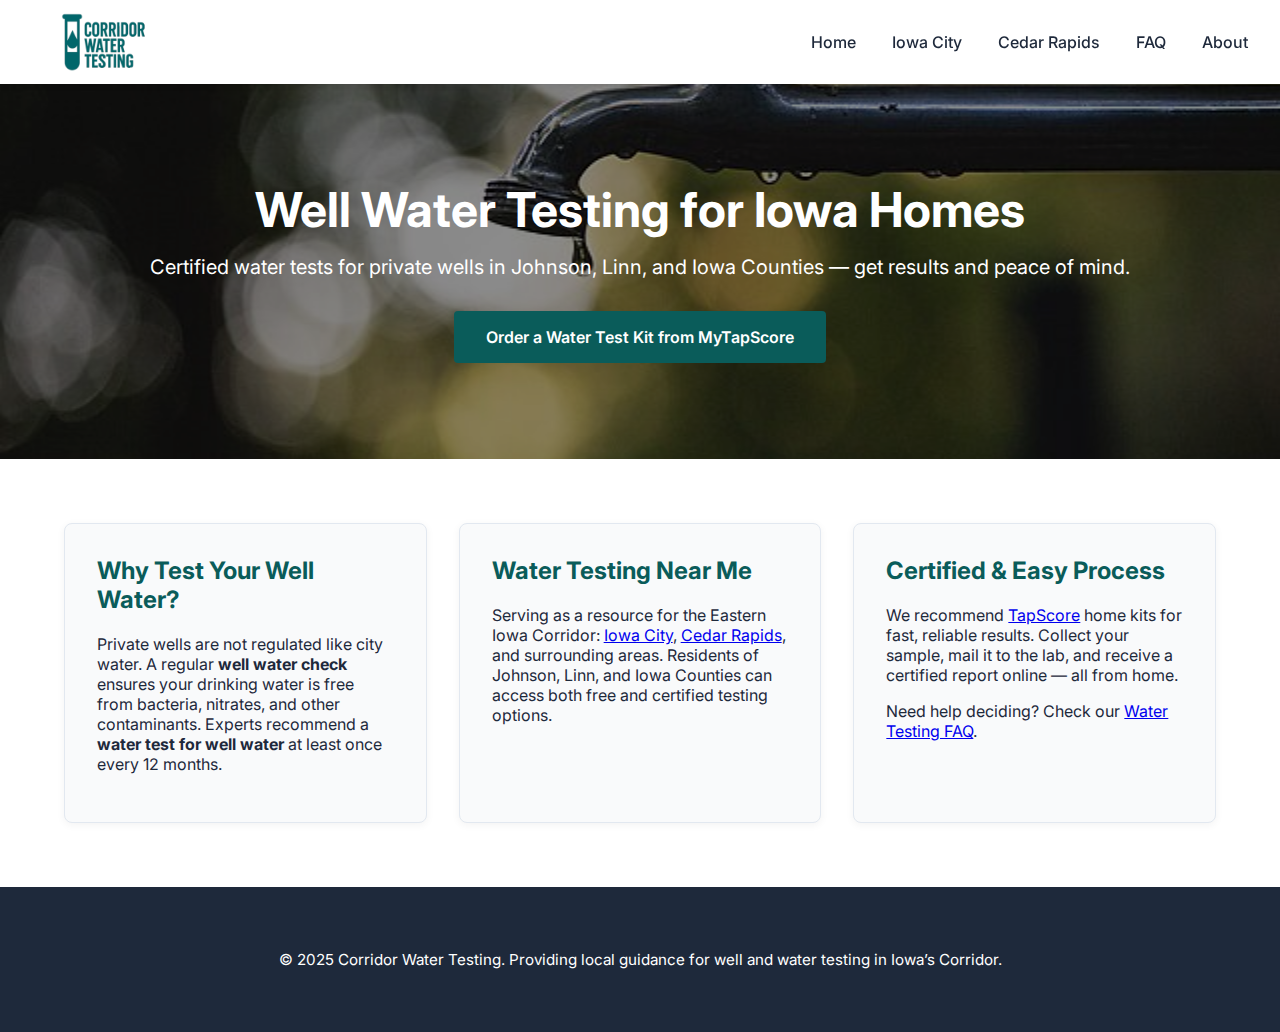
<file: index.html>
<!DOCTYPE html>
<html lang="en">
<head>
  <meta charset="UTF-8" />
  <meta name="viewport" content="width=device-width, initial-scale=1.0" />
  <meta name="description" content="Certified well water testing in Iowa’s Corridor. Order a water test for well water in Johnson, Linn, or Iowa County to ensure safe, clean drinking water." />
  <title>Well Water Testing in Iowa | Corridor Water Testing Near You</title>

  <link rel="preconnect" href="https://fonts.googleapis.com">
  <link rel="preconnect" href="https://fonts.gstatic.com" crossorigin>
  <link href="https://fonts.googleapis.com/css2?family=Inter:wght@400;500;700&display=swap" rel="stylesheet">

  <style>
    * { box-sizing: border-box; }
    body {
      font-family: 'Inter', sans-serif;
      margin: 0; padding: 0;
      color: #1e293b; background-color: #ffffff;
    }

    header.topbar {
      background: white;
      display: flex; justify-content: space-between; align-items: center;
      padding: 0.75rem 2rem;
      box-shadow: 0 2px 6px rgba(0,0,0,0.08);
      position: sticky; top: 0; z-index: 100;
    }
    header.topbar img.logo {
      height: 60px;
    }
    nav a {
      margin-left: 2rem;
      color: #1e293b;
      text-decoration: none;
      font-weight: 500;
      transition: color 0.2s;
    }
    nav a:hover { color: #0A5C5A; }

    .hero {
      background: url('images/WaterTap.jpg') center/cover no-repeat;
      position: relative; color: white;
      text-align: center; padding: 6rem 1rem;
    }
    .hero::after {
      content: ""; position: absolute; inset: 0;
      background: rgba(0,0,0,0.45);
    }
    .hero > div { position: relative; z-index: 1; }
    .hero h1 { font-size: 3rem; font-weight: 700; margin: 0 0 1rem; }
    .hero p { font-size: 1.25rem; margin: 0 0 2rem; }

    .cta-button {
      display: inline-block;
      background: #0A5C5A; color: white; padding: 1rem 2rem;
      border-radius: 4px; text-decoration: none; font-weight: 600;
      transition: background 0.3s;
    }
    .cta-button:hover { background: #074543; }

    main {
      max-width: 1200px; margin: 4rem auto; padding: 0 1.5rem;
      display: grid; gap: 2rem; grid-template-columns: repeat(auto-fit, minmax(300px, 1fr));
    }

    section.card {
      background: #f9fafb; border: 1px solid #e2e8f0;
      border-radius: 8px; padding: 2rem;
      box-shadow: 0 2px 8px rgba(0,0,0,0.05);
      transition: transform 0.2s, box-shadow 0.2s;
    }
    section.card:hover {
      transform: translateY(-4px);
      box-shadow: 0 4px 16px rgba(0,0,0,0.1);
    }
    section.card h2 {
      color: #0A5C5A; margin-top: 0; font-size: 1.5rem;
    }

    footer {
      background: #1e293b; color: white; text-align: center; padding: 3rem 1rem;
      margin-top: 4rem; font-size: 0.95rem;
    }
  </style>
</head>
<body>
  <header class="topbar">
    <img src="images/logo.png" alt="Corridor Water Testing" class="logo">
    <nav>
      <a href="index.html">Home</a>
      <a href="water-testing-iowa-city.html">Iowa City</a>
      <a href="water-testing-cedar-rapids.html">Cedar Rapids</a>
      <a href="faq.html">FAQ</a>
      <a href="about.html">About</a>
    </nav>
  </header>

  <section class="hero">
    <div>
      <h1>Well Water Testing for Iowa Homes</h1>
      <p>Certified water tests for private wells in Johnson, Linn, and Iowa Counties — get results and peace of mind.</p>
      <a class="cta-button" href="https://mytapscore.com/" target="_blank">Order a Water Test Kit from MyTapScore</a>
    </div>
  </section>

  <main>
    <section class="card">
      <h2>Why Test Your Well Water?</h2>
      <p>Private wells are not regulated like city water. A regular <strong>well water check</strong> ensures your drinking water is free from bacteria, nitrates, and other contaminants. Experts recommend a <strong>water test for well water</strong> at least once every 12 months.</p>
    </section>

    <section class="card">
      <h2>Water Testing Near Me</h2>
      <p>Serving as a resource for the Eastern Iowa Corridor:  
        <a href="water-testing-iowa-city.html">Iowa City</a>,  
        <a href="water-testing-cedar-rapids.html">Cedar Rapids</a>,  
        and surrounding areas.  
        Residents of Johnson, Linn, and Iowa Counties can access both free and certified testing options.</p>
    </section>

    <section class="card">
      <h2>Certified & Easy Process</h2>
      <p>We recommend <a href="https://mytapscore.com/" target="_blank">TapScore</a> home kits for fast, reliable results. Collect your sample, mail it to the lab, and receive a certified report online — all from home.</p>
      <p>Need help deciding? Check our <a href="faq.html">Water Testing FAQ</a>.</p>
    </section>
  </main>

  <footer>
    <p>&copy; 2025 Corridor Water Testing. Providing local guidance for well and water testing in Iowa’s Corridor.</p>
  </footer>
</body>
</html>
</file>
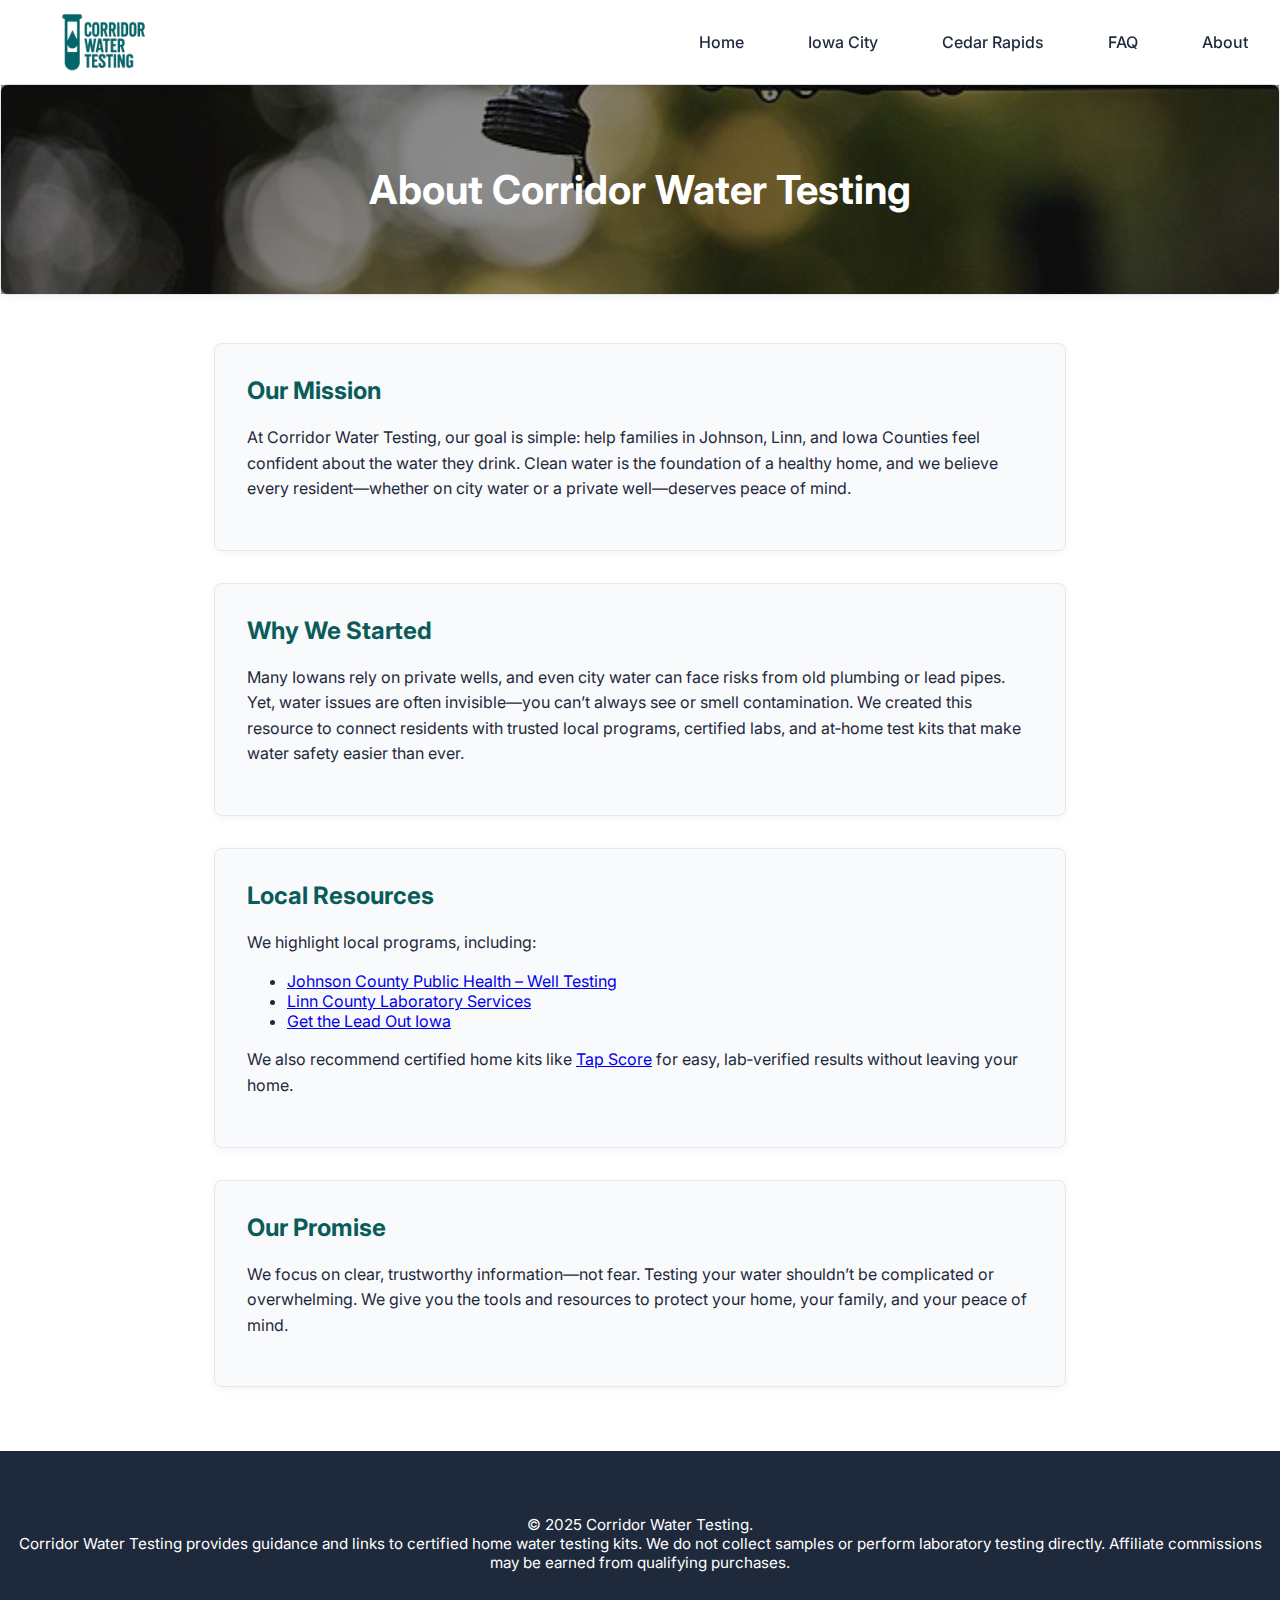
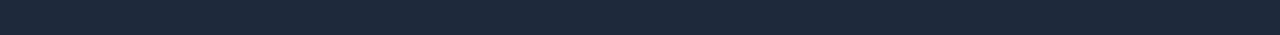
<file: about.html>
<!DOCTYPE html>
<html lang="en">
<head>
  <meta charset="UTF-8" />
  <meta name="viewport" content="width=device-width, initial-scale=1.0" />
  <meta name="description" content="About Corridor Water Testing: Helping families in Iowa's Corridor keep their drinking water safe through local resources and certified home test kits." />
  <title>About | Corridor Water Testing</title>
  <link rel="preconnect" href="https://fonts.googleapis.com">
  <link rel="preconnect" href="https://fonts.gstatic.com" crossorigin>
  <link href="https://fonts.googleapis.com/css2?family=Inter:wght@400;500;700&display=swap" rel="stylesheet">
    <link rel="icon" type="image/png" href="images/favicon.png" sizes="256x256">
<script type="application/ld+json">
{
  "@context": "https://schema.org",
  "@type": "LocalBusiness",
  "@id": "https://corridorwatertesting.com/#localbusiness",
  "name": "Corridor Water Testing",
  "url": "https://corridorwatertesting.com",
  "image": "https://corridorwatertesting.com/images/logo.png",
  "geo": {
    "@type": "GeoCoordinates",
    "latitude": 41.7073,
    "longitude": -91.6667
  },
   "address": {
    "@type": "PostalAddress",
    "addressLocality": "Iowa City",
    "addressRegion": "IA",
    "postalCode": "52240"
  },
  "areaServed": [
    { "@type": "Place", "name": "Johnson County, Iowa" },
    { "@type": "Place", "name": "Iowa City, Iowa" },
    { "@type": "Place", "name": "Cedar Rapids, Iowa" },
    { "@type": "Place", "name": "North Liberty, Iowa" },
    { "@type": "Place", "name": "Linn County, Iowa" }
  ],
  "description": "Water testing resoures in Iowa City and Johnson County, including private well testing and lead awareness programs."
}
</script>
  <style>
    * { box-sizing: border-box; }
    body {
      font-family: 'Inter', sans-serif;
      margin: 0; padding: 0;
      color: #1e293b; background-color: #ffffff;
    }

    header.topbar {
      background: white;
      display: flex; justify-content: space-between; align-items: center;
      padding: 0.75rem 2rem;
      box-shadow: 0 2px 6px rgba(0,0,0,0.08);
      position: sticky; top: 0; z-index: 100;
    }
    header.topbar img.logo {
      height: 60px;
    }
    nav a {
      margin-left: 2rem;
      color: #1e293b;
      text-decoration: none;
      font-weight: 500;
      transition: color 0.2s;
    }
    nav a:hover { color: #0A5C5A; }

    .hero {
      background: url('images/WaterTap.jpg') center/cover no-repeat;
      position: relative; color: white;
      text-align: center; padding: 5rem 1rem;
    }
    .hero::after {
      content: ""; position: absolute; inset: 0;
      background: rgba(0,0,0,0.45);
    }
    .hero > div {
      position: relative; z-index: 1;
    }
    .hero h1 {
      font-size: 2.5rem; font-weight: 700; margin: 0;
    }

    main {
      max-width: 900px; margin: 3rem auto; padding: 0 1.5rem;
      display: flex; flex-direction: column; gap: 2rem;
    }

    section {
      background: #f9fafb; border: 1px solid #e2e8f0;
      border-radius: 8px; padding: 2rem;
      box-shadow: 0 2px 8px rgba(0,0,0,0.05);
    }
    section h2 {
      color: #0A5C5A; margin-top: 0;
      font-size: 1.5rem;
    }
    section p {
      line-height: 1.6; margin-bottom: 1rem;
    }

    footer {
      background: #1e293b; color: white; text-align: center; padding: 3rem 1rem;
      margin-top: 4rem; font-size: 0.95rem;
    }

    @media (max-width: 600px) {
      .hero h1 {
        font-size: 2rem;
      }
      nav a { margin-left: 1rem; font-size: 0.9rem; }
    }
	/* Default desktop view */
.menu-toggle {
  display: none; /* hide hamburger by default */
}

.mobile-nav {
  display: flex;
  gap: 2rem;
}

/* Mobile styles */
@media (max-width: 768px) {
  .menu-toggle {
    display: block; /* show hamburger */
  }

  .mobile-nav {
    display: none; /* hide menu until opened */
    flex-direction: column;
    background: white;
    padding: 1rem;
    position: absolute;
    top: 100%;
    right: 0;
    width: 200px;
    box-shadow: 0 2px 6px rgba(0,0,0,0.2);
  }

  header.menu-open .mobile-nav {
    display: flex; /* show when hamburger is clicked */
  }
}
  </style>
</head>
<body>
  <header class="topbar">
    <img src="images/logo.png" alt="Corridor Water Testing" class="logo">
      <nav class="mobile-nav">
    <a href="index.html">Home</a>
    <a href="water-testing-iowa-city.html">Iowa City</a>
    <a href="water-testing-cedar-rapids.html">Cedar Rapids</a>
    <a href="faq.html">FAQ</a>
    <a href="about.html">About</a>
  </nav>
  </header>

  <section class="hero">
    <div>
      <h1>About Corridor Water Testing</h1>
    </div>
  </section>

  <main>
    <section>
      <h2>Our Mission</h2>
      <p>At Corridor Water Testing, our goal is simple: help families in Johnson, Linn, and Iowa Counties feel confident about the water they drink. Clean water is the foundation of a healthy home, and we believe every resident—whether on city water or a private well—deserves peace of mind.</p>
    </section>

    <section>
      <h2>Why We Started</h2>
      <p>Many Iowans rely on private wells, and even city water can face risks from old plumbing or lead pipes. Yet, water issues are often invisible—you can’t always see or smell contamination. We created this resource to connect residents with trusted local programs, certified labs, and at‑home test kits that make water safety easier than ever.</p>
    </section>

    <section>
      <h2>Local Resources</h2>
      <p>We highlight local programs, including:</p>
      <ul>
        <li><a href="https://www.johnsoncountyiowa.gov/public-health/well-testing" target="_blank">Johnson County Public Health – Well Testing</a></li>
        <li><a href="https://www.linncountyiowa.gov/277/Laboratory-Services" target="_blank">Linn County Laboratory Services</a></li>
        <li><a href="https://cheec.uiowa.edu/get-lead-out-iowa" target="_blank">Get the Lead Out Iowa</a></li>
      </ul>
      <p>We also recommend certified home kits like <a href="https://mytapscore.com/" target="_blank">Tap Score</a> for easy, lab‑verified results without leaving your home.</p>
    </section>

    <section>
      <h2>Our Promise</h2>
      <p>We focus on clear, trustworthy information—not fear. Testing your water shouldn’t be complicated or overwhelming. We give you the tools and resources to protect your home, your family, and your peace of mind.</p>
    </section>
  </main>
  <script>
  document.querySelector('.menu-toggle').addEventListener('click', () => {
  document.querySelector('header').classList.toggle('menu-open');
});

  </script>
  <footer>
        <p>&copy; 2025 Corridor Water Testing. <br/> Corridor Water Testing provides guidance and links to certified home water testing kits. 
We do not collect samples or perform laboratory testing directly. 
Affiliate commissions may be earned from qualifying purchases.</p>
  </footer>
</body>
</html>
</file>
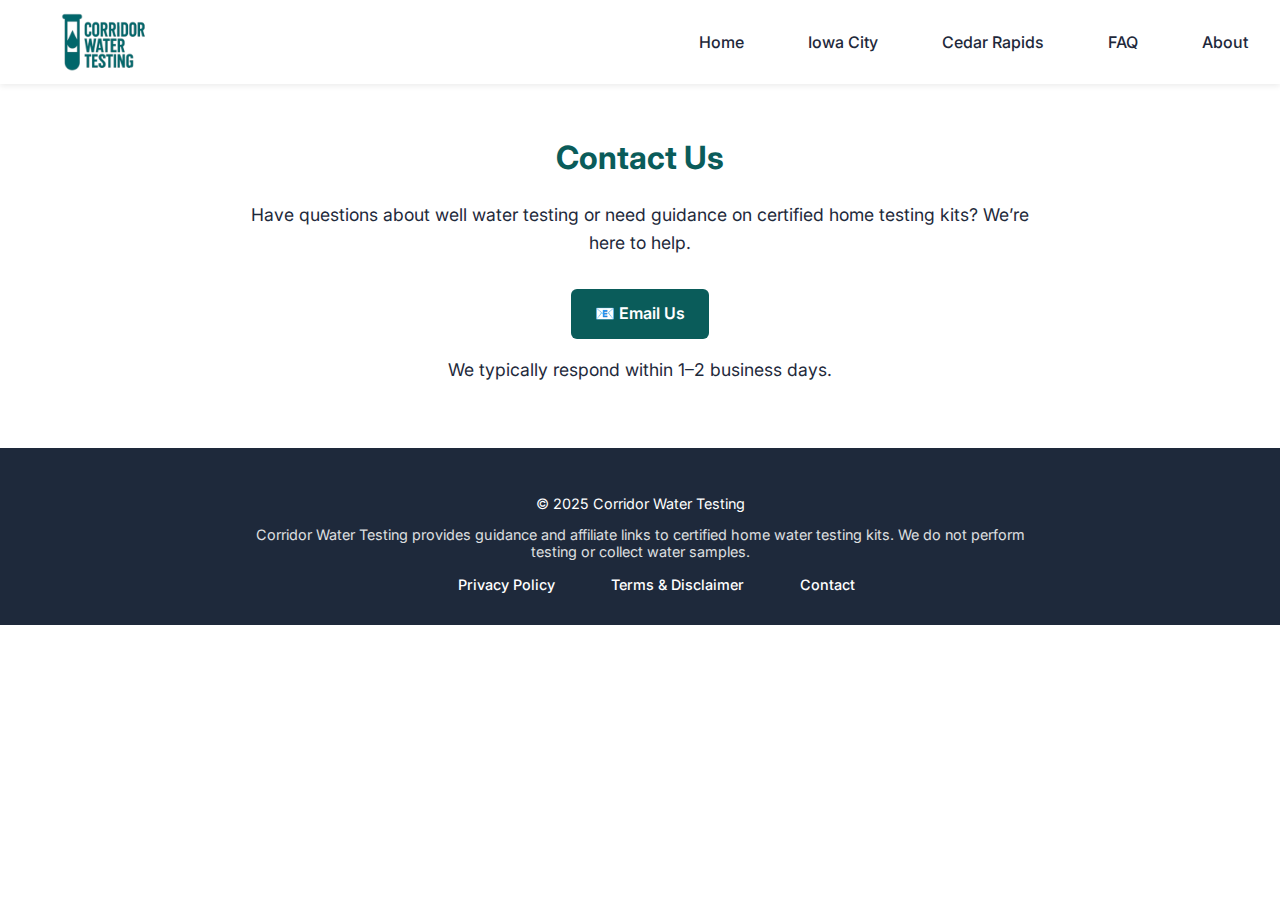
<file: contact.html>
<!DOCTYPE html>
<html lang="en">
<head>
  <meta charset="UTF-8" />
  <meta name="viewport" content="width=device-width, initial-scale=1.0" />
  <meta name="description" content="Contact Corridor Water Testing for well water testing questions, guidance, or affiliate kit recommendations in Iowa's Corridor." />
  <title>Contact Us | Corridor Water Testing</title>

  <link rel="preconnect" href="https://fonts.googleapis.com">
  <link rel="preconnect" href="https://fonts.gstatic.com" crossorigin>
  <link href="https://fonts.googleapis.com/css2?family=Inter:wght@400;500;700&display=swap" rel="stylesheet">

  <style>
    body {
      font-family: 'Inter', sans-serif;
      margin: 0; padding: 0;
      color: #1e293b; background-color: #ffffff;
    }
    header.topbar {
      background: white;
      display: flex; justify-content: space-between; align-items: center;
      padding: 0.75rem 2rem;
      box-shadow: 0 2px 6px rgba(0,0,0,0.08);
      position: sticky; top: 0; z-index: 100;
    }
    header.topbar img.logo { height: 60px; }
    nav a {
      margin-left: 2rem; color: #1e293b;
      text-decoration: none; font-weight: 500;
    }
    nav a:hover { color: #0A5C5A; }

    main {
      max-width: 800px; margin: 3rem auto; padding: 0 1.5rem;
      line-height: 1.6; text-align: center;
    }
    main h1 { font-size: 2rem; color: #0A5C5A; margin-bottom: 1rem; }
    main p { font-size: 1.1rem; margin-bottom: 2rem; }

    /* Email button */
    .email-button {
      display: inline-block;
      background-color: #0A5C5A;
      color: white;
      padding: 0.75rem 1.5rem;
      text-decoration: none;
      border-radius: 6px;
      font-weight: 600;
      transition: background 0.3s;
    }
    .email-button:hover { background-color: #08706c; }

    /* Mobile nav */
    .menu-toggle { display: none; }
    .mobile-nav { display: flex; gap: 2rem; }
    @media (max-width: 768px) {
      .menu-toggle { display: block; }
      .mobile-nav { display: none; flex-direction: column; background: white; position: absolute; top: 100%; right: 0; width: 200px; padding: 1rem; box-shadow: 0 2px 6px rgba(0,0,0,0.2); }
      header.menu-open .mobile-nav { display: flex; }
    }

    footer {
      background: #1e293b;
      color: white;
      text-align: center;
      padding: 2rem 1rem;
      font-size: 0.9rem;
      margin-top: 4rem;
    }
    footer .footer-content {
      max-width: 800px;
      margin: 0 auto;
    }
    footer .footer-note {
      margin: 0.5rem 0 1rem;
      opacity: 0.85;
    }
    footer .footer-links {
      display: flex;
      justify-content: center;
      gap: 1.5rem;
      flex-wrap: wrap;
    }
    footer .footer-links a {
      color: #ffffff;
      text-decoration: none;
    }
    footer .footer-links a:hover {
      text-decoration: underline;
    }
  </style>
</head>
<body>
  <header class="topbar">
    <img src="images/logo.png" alt="Corridor Water Testing" class="logo">
    <button class="menu-toggle" aria-label="Toggle Menu">&#9776;</button>
    <nav class="mobile-nav">
      <a href="index.html">Home</a>
      <a href="water-testing-iowa-city.html">Iowa City</a>
      <a href="water-testing-cedar-rapids.html">Cedar Rapids</a>
      <a href="faq.html">FAQ</a>
      <a href="about.html">About</a>
    </nav>
  </header>

  <main>
    <h1>Contact Us</h1>
    <p>Have questions about well water testing or need guidance on certified home testing kits? We’re here to help.</p>
    <a href="mailto:corridorwatertesting@gmail.com?subject=Water%20Testing%20Inquiry&body=Hi%20Corridor%20Water%20Testing%2C%0A%0AI%20have%20a%20question%20about%20well%20water%20testing." class="email-button">
      📧 Email Us
    </a>
    <p>We typically respond within 1–2 business days.</p>
  </main>

  <script>
    document.querySelector('.menu-toggle').addEventListener('click', () => {
      document.querySelector('header').classList.toggle('menu-open');
    });
  </script>

  <footer>
    <div class="footer-content">
      <p>&copy; 2025 Corridor Water Testing</p>
      <p class="footer-note">
        Corridor Water Testing provides guidance and affiliate links to certified home water testing kits.
        We do not perform testing or collect water samples.
      </p>
      <nav class="footer-links">
        <a href="privacy.html">Privacy Policy</a>
        <a href="terms.html">Terms & Disclaimer</a>
        <a href="contact.html">Contact</a>
      </nav>
    </div>
  </footer>
</body>
</html>
</file>
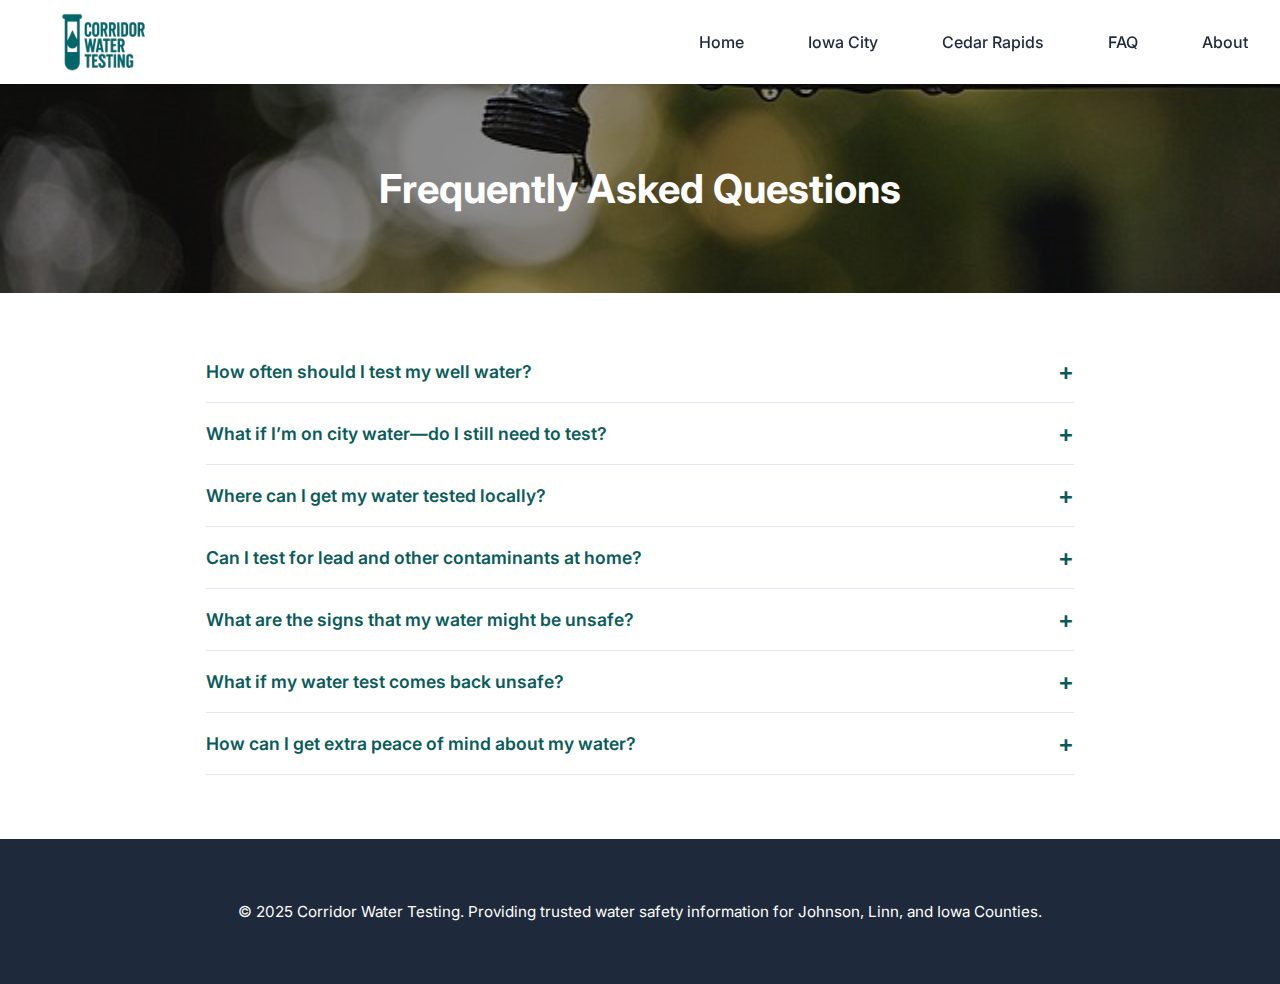
<file: faq.html>
<!DOCTYPE html>
<html lang="en">
<head>
  <meta charset="UTF-8" />
  <meta name="viewport" content="width=device-width, initial-scale=1.0" />
  <meta name="description" content="Frequently Asked Questions about water testing in Iowa's Corridor." />
  <title>FAQ | Corridor Water Testing</title>
  <link rel="preconnect" href="https://fonts.googleapis.com">
  <link rel="preconnect" href="https://fonts.gstatic.com" crossorigin>
  <link href="https://fonts.googleapis.com/css2?family=Inter:wght@400;500;700&display=swap" rel="stylesheet">
    <link rel="icon" type="image/png" href="images/favicon.png" sizes="256x256">
<script type="application/ld+json">
{
  "@context": "https://schema.org",
  "@type": "LocalBusiness",
  "@id": "https://corridorwatertesting.com/#localbusiness",
  "name": "Corridor Water Testing",
  "url": "https://corridorwatertesting.com",
  "image": "https://corridorwatertesting.com/images/logo.png",
  "geo": {
    "@type": "GeoCoordinates",
    "latitude": 41.7073,
    "longitude": -91.6667
  },
  "areaServed": [
    { "@type": "Place", "name": "Johnson County, Iowa" },
    { "@type": "Place", "name": "Iowa City, Iowa" },
    { "@type": "Place", "name": "Cedar Rapids, Iowa" },
    { "@type": "Place", "name": "North Liberty, Iowa" },
    { "@type": "Place", "name": "Linn County, Iowa" }
  ],
  "description": "Water testing resoures in Iowa City and Johnson County, including private well testing and lead awareness programs."
}
</script>
  <style>
    * { box-sizing: border-box; }
    body {
      font-family: 'Inter', sans-serif;
      margin: 0; padding: 0;
      color: #1e293b; background-color: #ffffff;
    }

    header.topbar {
      background: white;
      display: flex; justify-content: space-between; align-items: center;
      padding: 0.75rem 2rem;
      box-shadow: 0 2px 6px rgba(0,0,0,0.08);
      position: sticky; top: 0; z-index: 100;
    }
    header.topbar img.logo {
      height: 60px;
    }
    nav a {
      margin-left: 2rem;
      color: #1e293b;
      text-decoration: none;
      font-weight: 500;
      transition: color 0.2s;
    }
    nav a:hover { color: #0A5C5A; }

    .hero {
      background: url('images/WaterTap.jpg') center/cover no-repeat;
      position: relative; color: white;
      text-align: center; padding: 5rem 1rem;
    }
    .hero::after {
      content: ""; position: absolute; inset: 0;
      background: rgba(0,0,0,0.45);
    }
    .hero > div {
      position: relative; z-index: 1;
    }
    .hero h1 {
      font-size: 2.5rem; font-weight: 700; margin: 0;
    }

    main {
      max-width: 900px; margin: 3rem auto; padding: 0 1rem;
    }

    .faq-item {
      border-bottom: 1px solid #e2e8f0;
      padding: 1rem 0;
    }
    .faq-question {
      display: flex; justify-content: space-between; align-items: center;
      font-weight: 600; font-size: 1.1rem; cursor: pointer;
      color: #0A5C5A;
    }
    .faq-answer {
      max-height: 0;
      overflow: hidden;
      transition: max-height 0.3s ease, padding 0.3s ease;
      font-size: 0.95rem;
      color: #1e293b;
    }
    .faq-item.active .faq-answer {
      max-height: 600px;
      padding-top: 0.5rem;
    }
    .faq-toggle {
      font-size: 1.5rem;
      transition: transform 0.3s;
    }
    .faq-item.active .faq-toggle {
      transform: rotate(45deg);
    }

    footer {
      background: #1e293b; color: white; text-align: center; padding: 3rem 1rem;
      margin-top: 4rem; font-size: 0.95rem;
    }

    /* Responsive */
    @media (max-width: 600px) {
      .hero h1 {
        font-size: 2rem;
      }
      nav a { margin-left: 1rem; font-size: 0.9rem; }
    }
	/* Default desktop view */
.menu-toggle {
  display: none; /* hide hamburger by default */
}

.mobile-nav {
  display: flex;
  gap: 2rem;
}

/* Mobile styles */
@media (max-width: 768px) {
  .menu-toggle {
    display: block; /* show hamburger */
  }

  .mobile-nav {
    display: none; /* hide menu until opened */
    flex-direction: column;
    background: white;
    padding: 1rem;
    position: absolute;
    top: 100%;
    right: 0;
    width: 200px;
    box-shadow: 0 2px 6px rgba(0,0,0,0.2);
  }

  header.menu-open .mobile-nav {
    display: flex; /* show when hamburger is clicked */
  }
}
  </style>
</head>
<body>
  <header class="topbar">
    <img src="images/logo.png" alt="Corridor Water Testing" class="logo">
      <nav class="mobile-nav">
    <a href="index.html">Home</a>
    <a href="water-testing-iowa-city.html">Iowa City</a>
    <a href="water-testing-cedar-rapids.html">Cedar Rapids</a>
    <a href="faq.html">FAQ</a>
    <a href="about.html">About</a>
  </nav>
  </header>

  <section class="hero">
    <div>
      <h1>Frequently Asked Questions</h1>
    </div>
  </section>

  <main>
    <div class="faq-item">
      <div class="faq-question">
        How often should I test my well water?
        <span class="faq-toggle">+</span>
      </div>
      <div class="faq-answer">
        We recommend testing at least once a year for bacteria and nitrates. Test more often if your well is old, after flooding, nearby construction, or if you notice changes in taste, color, or odor.
      </div>
    </div>

    <div class="faq-item">
      <div class="faq-question">
        What if I’m on city water—do I still need to test?
        <span class="faq-toggle">+</span>
      </div>
      <div class="faq-answer">
        City water is regularly tested and you should be able to request/view the testing that shows it meets federal and state safety standards.  
        However, contaminants like <b>lead</b> can enter from old plumbing inside your home.  
        Testing your tap once—especially in older homes—provides extra peace of mind.  
        Consider a certified kit like <a href="https://mytapscore.com/" target="_blank">TapScore</a> for an easy option.
      </div>
    </div>

    <div class="faq-item">
      <div class="faq-question">
        Where can I get my water tested locally?
        <span class="faq-toggle">+</span>
      </div>
      <div class="faq-answer">
        • Johnson County: <a href="https://www.johnsoncountyiowa.gov/public-health/well-testing" target="_blank">Well Testing Program</a>  
        <br/>
		• Linn County: <a href="https://www.linncountyiowa.gov/277/Laboratory-Services" target="_blank">Laboratory Services</a>  
        <br/>
		• Iowa County: Contact your local public health department.  
        <br><br>
        For more comprehensive testing, consider a certified at‑home kit like <a href="https://mytapscore.com/" target="_blank">TapScore</a>.
      </div>
    </div>

    <div class="faq-item">
      <div class="faq-question">
        Can I test for lead and other contaminants at home?
        <span class="faq-toggle">+</span>
      </div>
      <div class="faq-answer">
        Yes. At‑home kits like <a href="https://mytapscore.com/" target="_blank">TapScore</a> let you collect a sample and receive a lab‑certified report online, covering lead, nitrates, bacteria, and more.
      </div>
    </div>

    <div class="faq-item">
      <div class="faq-question">
        What are the signs that my water might be unsafe?
        <span class="faq-toggle">+</span>
      </div>
      <div class="faq-answer">
        Signs can include strange odors, cloudy water, staining on fixtures, or sudden changes in taste.  
        However, many contaminants like nitrates and lead have **no taste, color, or smell**, so regular testing is the only way to know.
      </div>
    </div>

    <div class="faq-item">
      <div class="faq-question">
        What if my water test comes back unsafe?
        <span class="faq-toggle">+</span>
      </div>
      <div class="faq-answer">
        Stop using the water for drinking and cooking immediately.  
        Contact your local public health department for guidance.  
        Use bottled or filtered water until the problem is resolved.
      </div>
    </div>

    <div class="faq-item">
      <div class="faq-question">
        How can I get extra peace of mind about my water?
        <span class="faq-toggle">+</span>
      </div>
      <div class="faq-answer">
        Even if your water is safe today, regular annual testing and occasional comprehensive testing provide the best peace of mind.  
        A certified home test kit like <a href="https://mytapscore.com/" target="_blank">TapScore</a> makes this easy, with lab results delivered to your email.
      </div>
    </div>
  </main>
  <script>
  document.querySelector('.menu-toggle').addEventListener('click', () => {
  document.querySelector('header').classList.toggle('menu-open');
});

  </script>
  <footer>
    <p>&copy; 2025 Corridor Water Testing. Providing trusted water safety information for Johnson, Linn, and Iowa Counties.</p>
  </footer>

  <script>
    document.querySelectorAll('.faq-item').forEach(item => {
      item.querySelector('.faq-question').addEventListener('click', () => {
        item.classList.toggle('active');
      });
    });
  </script>
</body>
</html>
</file>
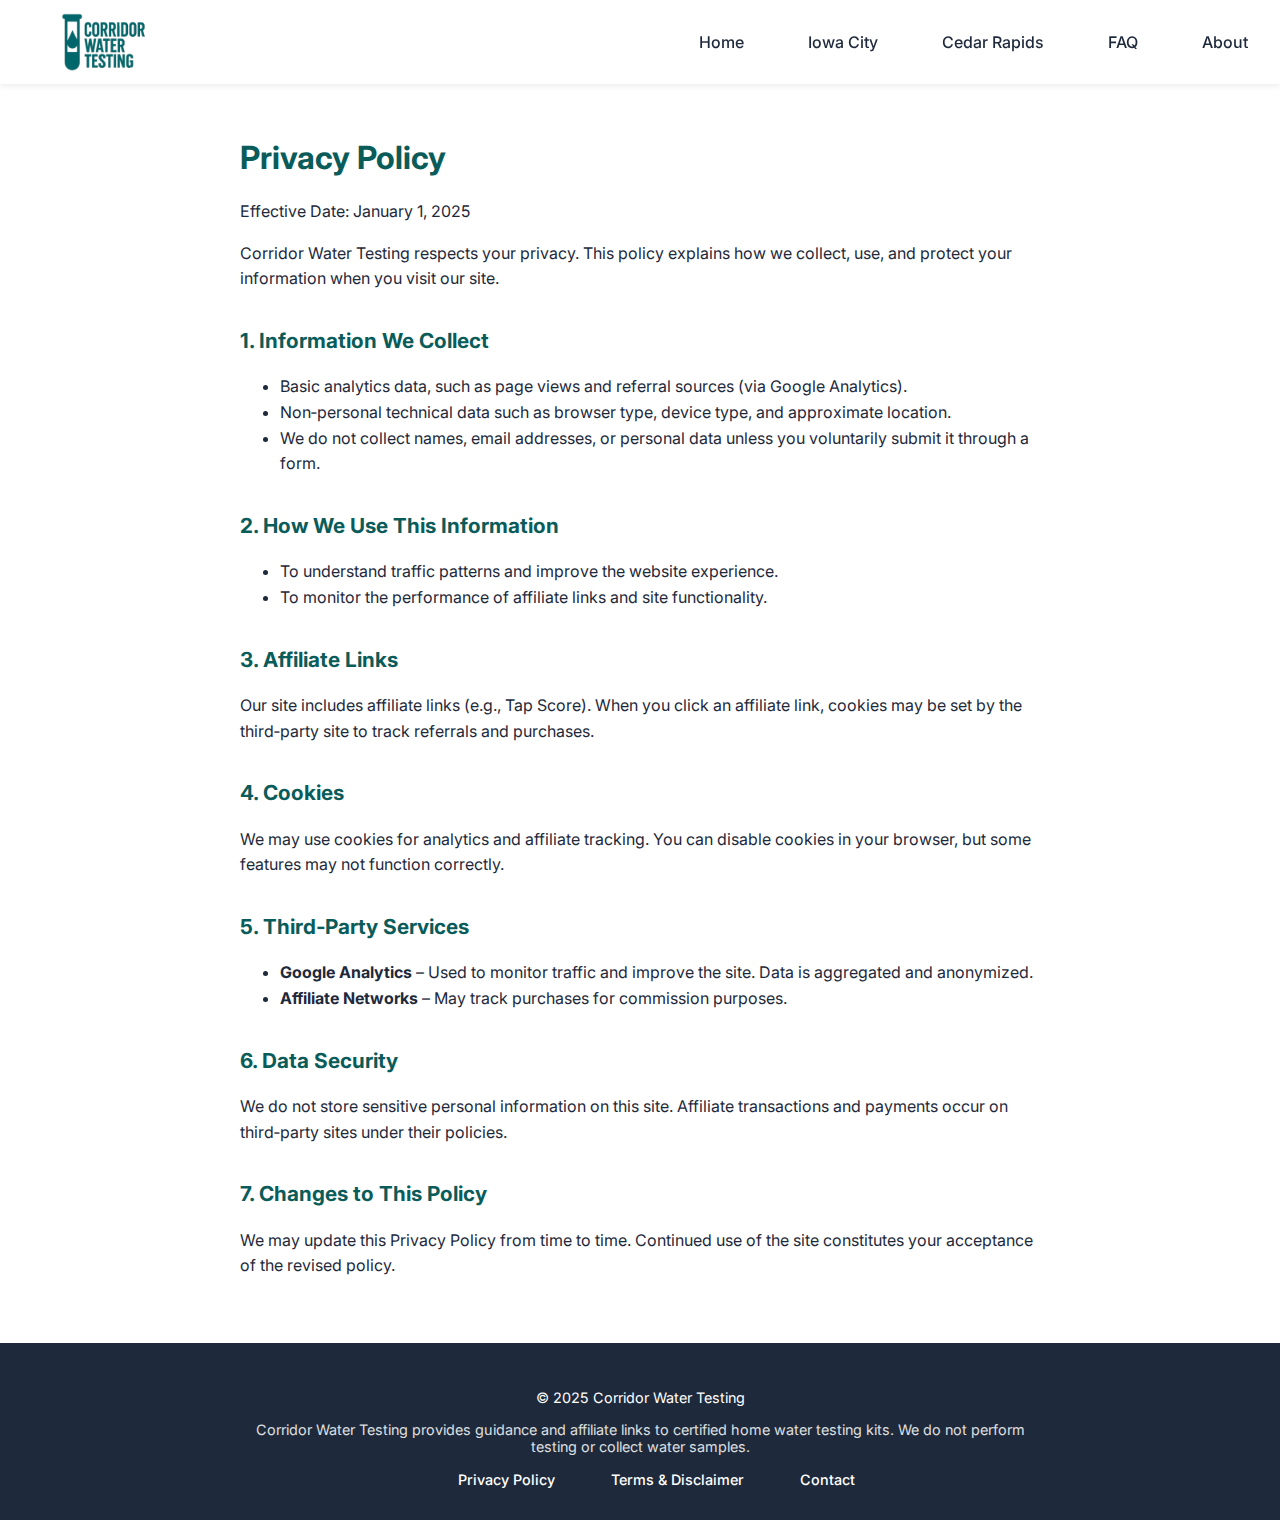
<file: privacy.html>
<!DOCTYPE html>
<html lang="en">
<head>
  <meta charset="UTF-8" />
  <meta name="viewport" content="width=device-width, initial-scale=1.0" />
  <meta name="description" content="Privacy Policy for Corridor Water Testing, detailing how we handle visitor data, affiliate links, and analytics." />
  <title>Privacy Policy | Corridor Water Testing</title>

  <link rel="preconnect" href="https://fonts.googleapis.com">
  <link rel="preconnect" href="https://fonts.gstatic.com" crossorigin>
  <link href="https://fonts.googleapis.com/css2?family=Inter:wght@400;500;700&display=swap" rel="stylesheet">

  <style>
    body {
      font-family: 'Inter', sans-serif;
      margin: 0; padding: 0;
      color: #1e293b; background-color: #ffffff;
    }
    header.topbar {
      background: white;
      display: flex; justify-content: space-between; align-items: center;
      padding: 0.75rem 2rem;
      box-shadow: 0 2px 6px rgba(0,0,0,0.08);
      position: sticky; top: 0; z-index: 100;
    }
    header.topbar img.logo { height: 60px; }
    nav a {
      margin-left: 2rem; color: #1e293b;
      text-decoration: none; font-weight: 500;
    }
    nav a:hover { color: #0A5C5A; }

    main {
      max-width: 800px; margin: 3rem auto; padding: 0 1.5rem;
      line-height: 1.6;
    }
    main h1 { font-size: 2rem; color: #0A5C5A; margin-bottom: 1rem; }
    main h2 { margin-top: 2rem; font-size: 1.3rem; color: #0A5C5A; }
    
    footer {
      background: #1e293b; color: white;
      text-align: center; padding: 3rem 1rem;
      margin-top: 4rem; font-size: 0.95rem;
    }

    /* Mobile nav */
    .menu-toggle { display: none; }
    .mobile-nav { display: flex; gap: 2rem; }
    @media (max-width: 768px) {
      .menu-toggle { display: block; }
      .mobile-nav { display: none; flex-direction: column; background: white; position: absolute; top: 100%; right: 0; width: 200px; padding: 1rem; box-shadow: 0 2px 6px rgba(0,0,0,0.2); }
      header.menu-open .mobile-nav { display: flex; }
    }
	footer {
  background: #1e293b;
  color: white;
  text-align: center;
  padding: 2rem 1rem;
  font-size: 0.9rem;
}
footer .footer-content {
  max-width: 800px;
  margin: 0 auto;
}
footer .footer-note {
  margin: 0.5rem 0 1rem;
  opacity: 0.85;
}
footer .footer-links {
  display: flex;
  justify-content: center;
  gap: 1.5rem;
  flex-wrap: wrap;
}
footer .footer-links a {
  color: #ffffff;
  text-decoration: none;
}
footer .footer-links a:hover {
  text-decoration: underline;
}

  </style>
</head>
<body>
  <header class="topbar">
    <img src="images/logo.png" alt="Corridor Water Testing" class="logo">
    <button class="menu-toggle" aria-label="Toggle Menu">&#9776;</button>
    <nav class="mobile-nav">
      <a href="index.html">Home</a>
      <a href="water-testing-iowa-city.html">Iowa City</a>
      <a href="water-testing-cedar-rapids.html">Cedar Rapids</a>
      <a href="faq.html">FAQ</a>
      <a href="about.html">About</a>
    </nav>
  </header>

  <main>
    <h1>Privacy Policy</h1>
    <p>Effective Date: January 1, 2025</p>
    <p>Corridor Water Testing respects your privacy. This policy explains how we collect, use, and protect your information when you visit our site.</p>

    <h2>1. Information We Collect</h2>
    <ul>
      <li>Basic analytics data, such as page views and referral sources (via Google Analytics).</li>
      <li>Non‑personal technical data such as browser type, device type, and approximate location.</li>
      <li>We do not collect names, email addresses, or personal data unless you voluntarily submit it through a form.</li>
    </ul>

    <h2>2. How We Use This Information</h2>
    <ul>
      <li>To understand traffic patterns and improve the website experience.</li>
      <li>To monitor the performance of affiliate links and site functionality.</li>
    </ul>

    <h2>3. Affiliate Links</h2>
    <p>Our site includes affiliate links (e.g., Tap Score). When you click an affiliate link, cookies may be set by the third‑party site to track referrals and purchases.</p>

    <h2>4. Cookies</h2>
    <p>We may use cookies for analytics and affiliate tracking. You can disable cookies in your browser, but some features may not function correctly.</p>

    <h2>5. Third‑Party Services</h2>
    <ul>
      <li><strong>Google Analytics</strong> – Used to monitor traffic and improve the site. Data is aggregated and anonymized.</li>
      <li><strong>Affiliate Networks</strong> – May track purchases for commission purposes.</li>
    </ul>

    <h2>6. Data Security</h2>
    <p>We do not store sensitive personal information on this site. Affiliate transactions and payments occur on third‑party sites under their policies.</p>

    <h2>7. Changes to This Policy</h2>
    <p>We may update this Privacy Policy from time to time. Continued use of the site constitutes your acceptance of the revised policy.</p>
  </main>

  <script>
    document.querySelector('.menu-toggle').addEventListener('click', () => {
      document.querySelector('header').classList.toggle('menu-open');
    });
  </script>

  <footer>
  <div class="footer-content">
    <p>&copy; 2025 Corridor Water Testing</p>
    <p class="footer-note">
      Corridor Water Testing provides guidance and affiliate links to certified home water testing kits.
      We do not perform testing or collect water samples.
    </p>
    <nav class="footer-links">
      <a href="privacy.html">Privacy Policy</a>
      <a href="terms.html">Terms & Disclaimer</a>
      <a href="contact.html">Contact</a>
    </nav>
  </div>
</footer>

</body>
</html>
</file>
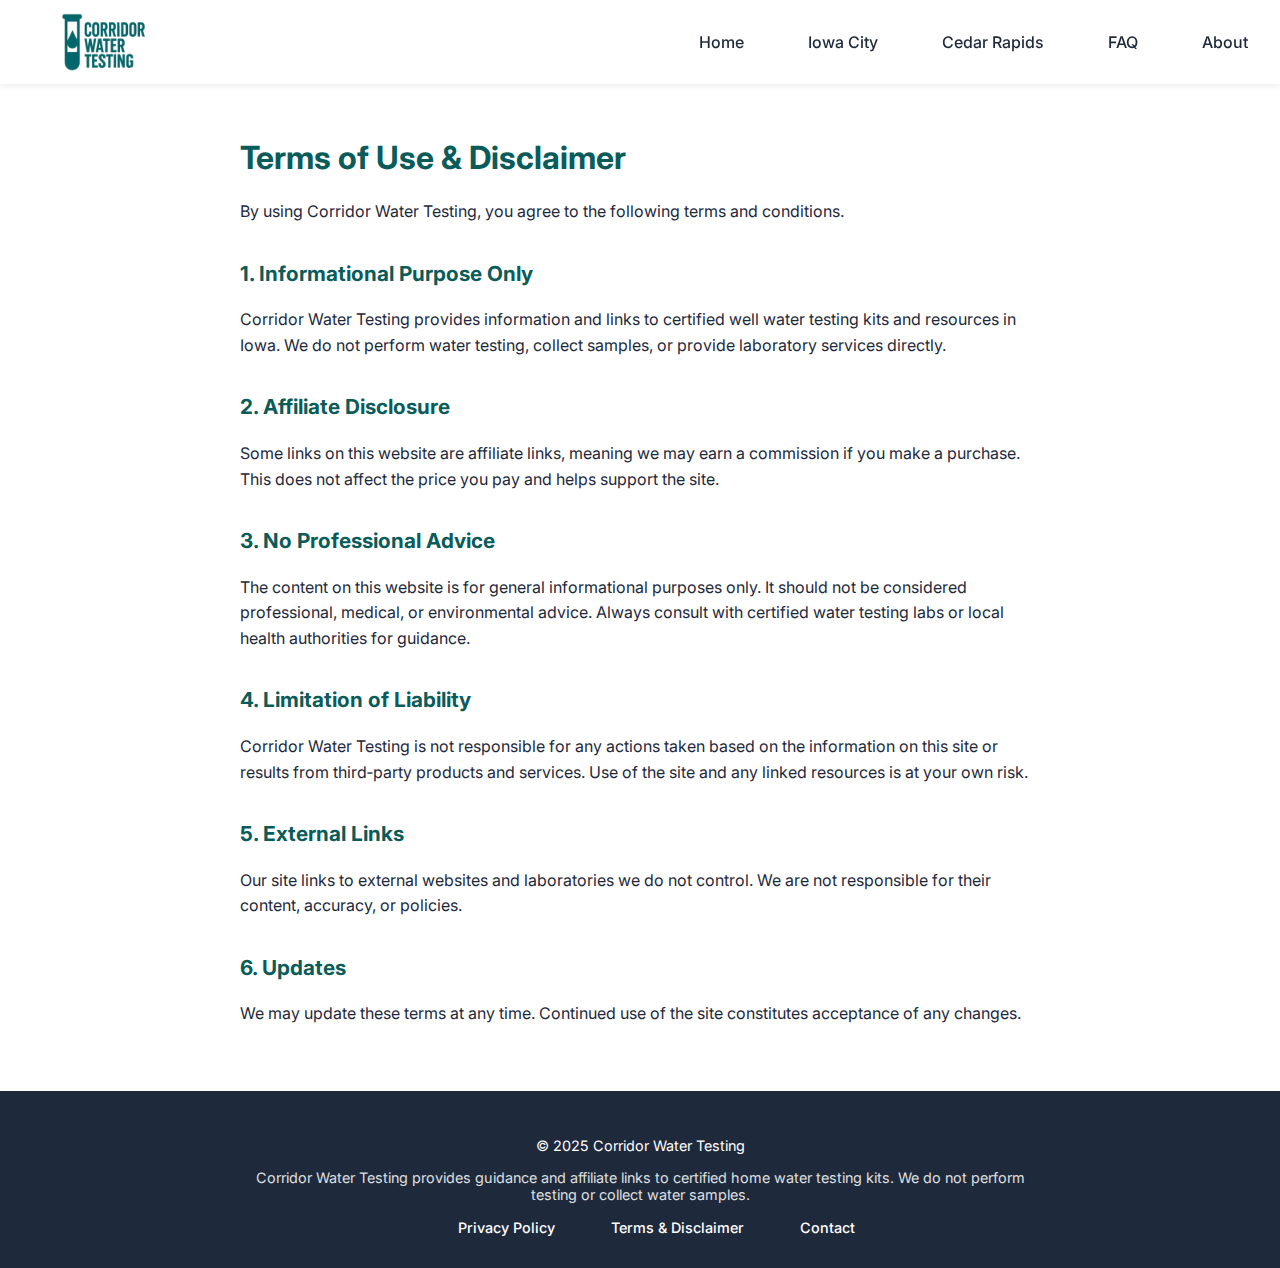
<file: terms.html>
<!DOCTYPE html>
<html lang="en">
<head>
  <meta charset="UTF-8" />
  <meta name="viewport" content="width=device-width, initial-scale=1.0" />
  <meta name="description" content="Terms of Use and Disclaimers for Corridor Water Testing, providing guidance and affiliate links for certified well water testing kits in Iowa." />
  <title>Terms & Disclaimer | Corridor Water Testing</title>

  <link rel="preconnect" href="https://fonts.googleapis.com">
  <link rel="preconnect" href="https://fonts.gstatic.com" crossorigin>
  <link href="https://fonts.googleapis.com/css2?family=Inter:wght@400;500;700&display=swap" rel="stylesheet">

  <style>
    body {
      font-family: 'Inter', sans-serif;
      margin: 0; padding: 0;
      color: #1e293b; background-color: #ffffff;
    }
    header.topbar {
      background: white;
      display: flex; justify-content: space-between; align-items: center;
      padding: 0.75rem 2rem;
      box-shadow: 0 2px 6px rgba(0,0,0,0.08);
      position: sticky; top: 0; z-index: 100;
    }
    header.topbar img.logo { height: 60px; }
    nav a {
      margin-left: 2rem; color: #1e293b;
      text-decoration: none; font-weight: 500;
    }
    nav a:hover { color: #0A5C5A; }

    main {
      max-width: 800px; margin: 3rem auto; padding: 0 1.5rem;
      line-height: 1.6;
    }
    main h1 { font-size: 2rem; color: #0A5C5A; margin-bottom: 1rem; }
    main h2 { margin-top: 2rem; font-size: 1.3rem; color: #0A5C5A; }
    
    footer {
      background: #1e293b; color: white;
      text-align: center; padding: 3rem 1rem;
      margin-top: 4rem; font-size: 0.95rem;
    }

    /* Mobile nav */
    .menu-toggle { display: none; }
    .mobile-nav { display: flex; gap: 2rem; }
    @media (max-width: 768px) {
      .menu-toggle { display: block; }
      .mobile-nav { display: none; flex-direction: column; background: white; position: absolute; top: 100%; right: 0; width: 200px; padding: 1rem; box-shadow: 0 2px 6px rgba(0,0,0,0.2); }
      header.menu-open .mobile-nav { display: flex; }
    }
	footer {
  background: #1e293b;
  color: white;
  text-align: center;
  padding: 2rem 1rem;
  font-size: 0.9rem;
}
footer .footer-content {
  max-width: 800px;
  margin: 0 auto;
}
footer .footer-note {
  margin: 0.5rem 0 1rem;
  opacity: 0.85;
}
footer .footer-links {
  display: flex;
  justify-content: center;
  gap: 1.5rem;
  flex-wrap: wrap;
}
footer .footer-links a {
  color: #ffffff;
  text-decoration: none;
}
footer .footer-links a:hover {
  text-decoration: underline;
}

  </style>
</head>
<body>
  <header class="topbar">
    <img src="images/logo.png" alt="Corridor Water Testing" class="logo">
    <button class="menu-toggle" aria-label="Toggle Menu">&#9776;</button>
    <nav class="mobile-nav">
      <a href="index.html">Home</a>
      <a href="water-testing-iowa-city.html">Iowa City</a>
      <a href="water-testing-cedar-rapids.html">Cedar Rapids</a>
      <a href="faq.html">FAQ</a>
      <a href="about.html">About</a>
    </nav>
  </header>

  <main>
    <h1>Terms of Use & Disclaimer</h1>
    <p>By using Corridor Water Testing, you agree to the following terms and conditions.</p>

    <h2>1. Informational Purpose Only</h2>
    <p>Corridor Water Testing provides information and links to certified well water testing kits and resources in Iowa. We do not perform water testing, collect samples, or provide laboratory services directly.</p>

    <h2>2. Affiliate Disclosure</h2>
    <p>Some links on this website are affiliate links, meaning we may earn a commission if you make a purchase. This does not affect the price you pay and helps support the site.</p>

    <h2>3. No Professional Advice</h2>
    <p>The content on this website is for general informational purposes only. It should not be considered professional, medical, or environmental advice. Always consult with certified water testing labs or local health authorities for guidance.</p>

    <h2>4. Limitation of Liability</h2>
    <p>Corridor Water Testing is not responsible for any actions taken based on the information on this site or results from third‑party products and services. Use of the site and any linked resources is at your own risk.</p>

    <h2>5. External Links</h2>
    <p>Our site links to external websites and laboratories we do not control. We are not responsible for their content, accuracy, or policies.</p>

    <h2>6. Updates</h2>
    <p>We may update these terms at any time. Continued use of the site constitutes acceptance of any changes.</p>
  </main>

  <script>
    document.querySelector('.menu-toggle').addEventListener('click', () => {
      document.querySelector('header').classList.toggle('menu-open');
    });
  </script>

<footer>
  <div class="footer-content">
    <p>&copy; 2025 Corridor Water Testing</p>
    <p class="footer-note">
      Corridor Water Testing provides guidance and affiliate links to certified home water testing kits.
      We do not perform testing or collect water samples.
    </p>
    <nav class="footer-links">
      <a href="privacy.html">Privacy Policy</a>
      <a href="terms.html">Terms & Disclaimer</a>
      <a href="contact.html">Contact</a>
    </nav>
  </div>
</footer>

</body>
</html>
</file>
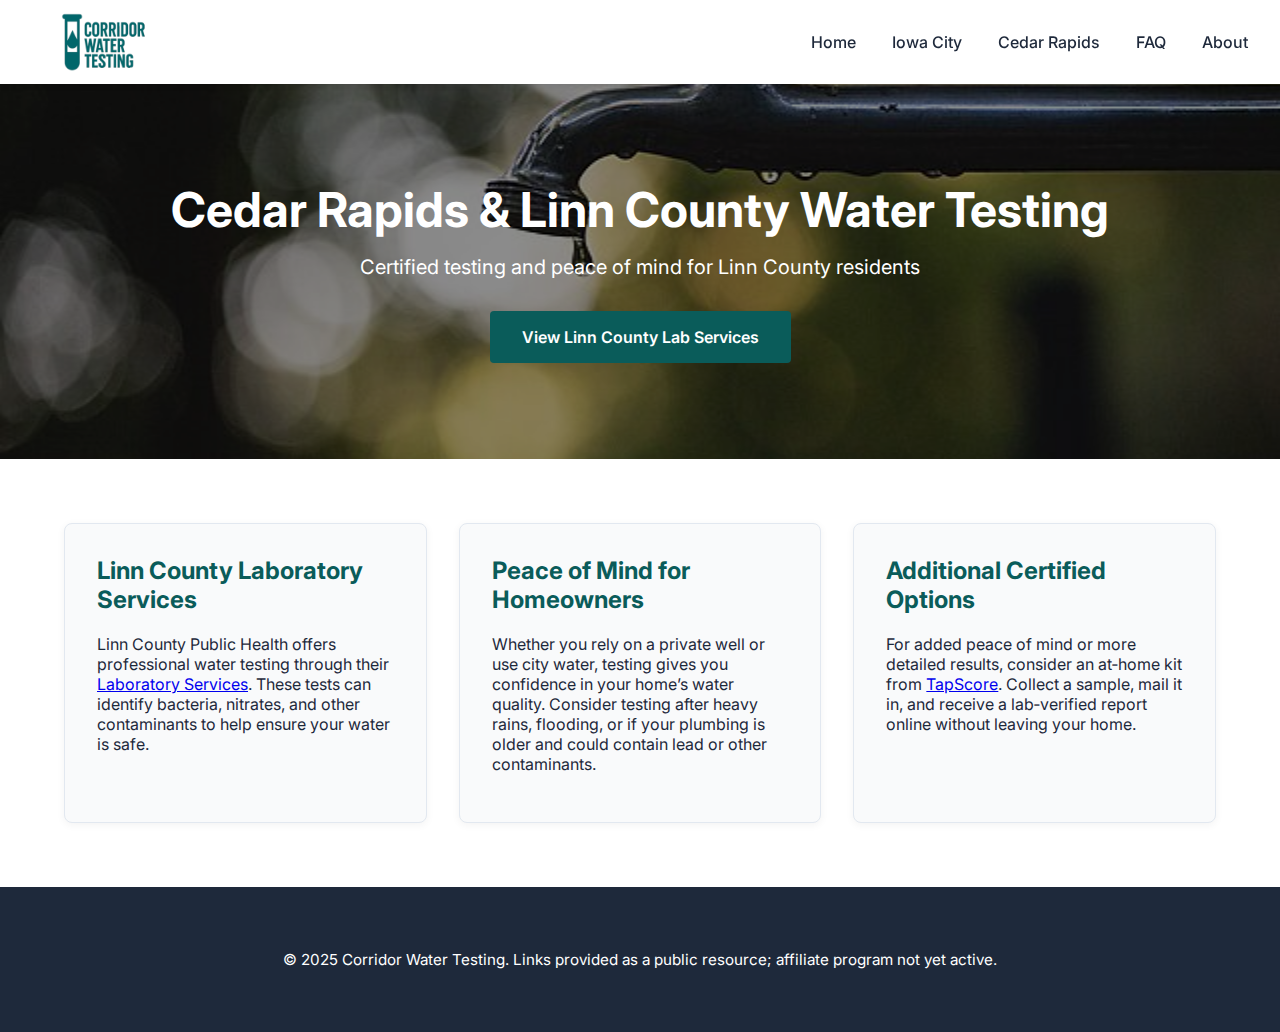
<file: water-testing-cedar-rapids.html>
<!DOCTYPE html>
<html lang="en">
<head>
  <meta charset="UTF-8" />
  <meta name="viewport" content="width=device-width, initial-scale=1.0" />
  <meta name="description" content="Water testing in Cedar Rapids and Linn County, including private well and certified laboratory services." />
  <title>Cedar Rapids Water Testing | Corridor Water Testing</title>
  <link rel="preconnect" href="https://fonts.googleapis.com">
  <link rel="preconnect" href="https://fonts.gstatic.com" crossorigin>
  <link href="https://fonts.googleapis.com/css2?family=Inter:wght@400;500;700&display=swap" rel="stylesheet">
    <link rel="icon" type="image/png" href="images/favicon.png" sizes="256x256">

  <style>
         * { box-sizing: border-box; }
    body {
      font-family: 'Inter', sans-serif;
      margin: 0; padding: 0;
      color: #1e293b; background-color: #ffffff;
    }

    header.topbar {
      background: white;
      display: flex; justify-content: space-between; align-items: center;
      padding: 0.75rem 2rem;
      box-shadow: 0 2px 6px rgba(0,0,0,0.08);
      position: sticky; top: 0; z-index: 100;
    }
    header.topbar img.logo {
      height: 60px;
    }
    nav a {
      margin-left: 2rem;
      color: #1e293b;
      text-decoration: none;
      font-weight: 500;
      transition: color 0.2s;
    }
    nav a:hover { color: #0A5C5A; }

    .hero {
      background: url('images/WaterTap.jpg') center/cover no-repeat;
      position: relative; color: white;
      text-align: center; padding: 6rem 1rem 6rem;
    }
    .hero::after {
      content: ""; position: absolute; inset: 0;
      background: rgba(0,0,0,0.45);
    }
    .hero > div {
      position: relative; z-index: 1;
    }
    .hero h1 {
      font-size: 3rem; font-weight: 700; margin: 0 0 1rem;
    }
    .hero p {
      font-size: 1.25rem; margin: 0 0 2rem;
    }

    .cta-button {
      display: inline-block;
      background: #0A5C5A; color: white; padding: 1rem 2rem;
      border-radius: 4px; text-decoration: none; font-weight: 600;
      transition: background 0.3s;
    }
    .cta-button:hover { background: #074543; }

    main {
      max-width: 1200px; margin: 4rem auto; padding: 0 1.5rem;
      display: grid; gap: 2rem; grid-template-columns: repeat(auto-fit, minmax(300px, 1fr));
    }

    section.card {
      background: #f9fafb; border: 1px solid #e2e8f0;
      border-radius: 8px; padding: 2rem;
      box-shadow: 0 2px 8px rgba(0,0,0,0.05);
      transition: transform 0.2s, box-shadow 0.2s;
    }
    section.card:hover {
      transform: translateY(-4px);
      box-shadow: 0 4px 16px rgba(0,0,0,0.1);
    }
    section.card h2 {
      color: #0A5C5A; margin-top: 0; font-size: 1.5rem;
    }

    footer {
      background: #1e293b; color: white; text-align: center; padding: 3rem 1rem;
      margin-top: 4rem; font-size: 0.95rem;
    }
  </style>
</head>
<body>
  <header class="topbar">
    <img src="images/logo.png" alt="Corridor Water Testing" class="logo">
    <nav>
      <a href="index.html">Home</a>
      <a href="water-testing-iowa-city.html">Iowa City</a>
      <a href="water-testing-cedar-rapids.html">Cedar Rapids</a>
      <a href="faq.html">FAQ</a>
      <a href="about.html">About</a>
    </nav>
  </header>

  <section class="hero">
    <div>
      <h1>Cedar Rapids & Linn County Water Testing</h1>
      <p>Certified testing and peace of mind for Linn County residents</p>
      <a class="cta-button" href="https://www.linncountyiowa.gov/277/Laboratory-Services" target="_blank">
        View Linn County Lab Services
      </a>
    </div>
  </section>

  <main>
    <section class="card">
      <h2>Linn County Laboratory Services</h2>
      <p>Linn County Public Health offers professional water testing through their 
        <a href="https://www.linncountyiowa.gov/277/Laboratory-Services" target="_blank">Laboratory Services</a>.
        These tests can identify bacteria, nitrates, and other contaminants to help ensure your water is safe.
      </p>
    </section>

    <section class="card">
      <h2>Peace of Mind for Homeowners</h2>
      <p>Whether you rely on a private well or use city water, testing gives you confidence in your home’s water quality. 
        Consider testing after heavy rains, flooding, or if your plumbing is older and could contain lead or other contaminants.
      </p>
    </section>

    <section class="card">
      <h2>Additional Certified Options</h2>
      <p>For added peace of mind or more detailed results, consider an at‑home kit from 
        <a href="https://mytapscore.com/" target="_blank">TapScore</a>. 
        Collect a sample, mail it in, and receive a lab‑verified report online without leaving your home.
      </p>
    </section>
  </main>

  <footer>
    <p>&copy; 2025 Corridor Water Testing. Links provided as a public resource; affiliate program not yet active.</p>
  </footer>
</body>
</html>
</file>
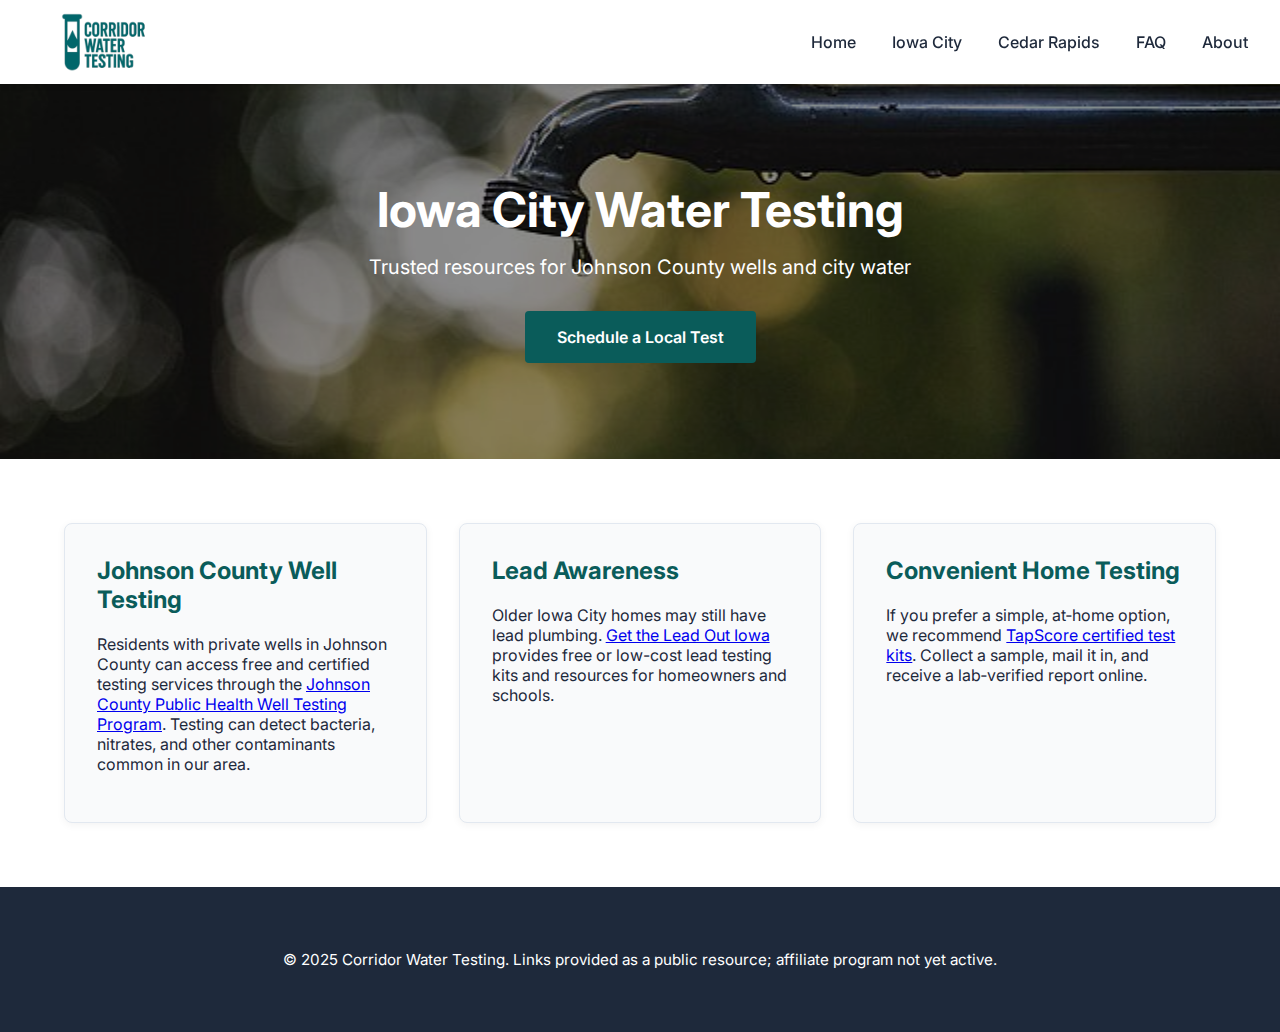
<file: water-testing-iowa-city.html>
<!DOCTYPE html>
<html lang="en">
<head>
  <meta charset="UTF-8" />
  <meta name="viewport" content="width=device-width, initial-scale=1.0" />
  <meta name="description" content="Water testing in Iowa City and Johnson County, including private well testing and lead awareness programs." />
  <title>Iowa City Water Testing | Corridor Water Testing</title>
  <link rel="preconnect" href="https://fonts.googleapis.com">
  <link rel="preconnect" href="https://fonts.gstatic.com" crossorigin>
  <link href="https://fonts.googleapis.com/css2?family=Inter:wght@400;500;700&display=swap" rel="stylesheet">
    <link rel="icon" type="image/png" href="images/favicon.png" sizes="256x256">
<script type="application/ld+json">
{
  "@context": "https://schema.org",
  "@type": "LocalBusiness",
  "@id": "https://corridorwatertesting.com/#localbusiness",
  "name": "Corridor Water Testing",
  "url": "https://corridorwatertesting.com",
  "image": "https://corridorwatertesting.com/images/logo.png",
  "geo": {
    "@type": "GeoCoordinates",
    "latitude": 41.7073,
    "longitude": -91.6667
  },
   "address": {
    "@type": "PostalAddress",
    "addressLocality": "Iowa City",
    "addressRegion": "IA",
    "postalCode": "52240"
  },
  "areaServed": [
    { "@type": "Place", "name": "Johnson County, Iowa" },
    { "@type": "Place", "name": "Iowa City, Iowa" },
    { "@type": "Place", "name": "Cedar Rapids, Iowa" },
    { "@type": "Place", "name": "North Liberty, Iowa" },
    { "@type": "Place", "name": "Linn County, Iowa" }
  ],
  "description": "Water testing resoures in Iowa City and Johnson County, including private well testing and lead awareness programs."
}
</script>
  <style>
     * { box-sizing: border-box; }
    body {
      font-family: 'Inter', sans-serif;
      margin: 0; padding: 0;
      color: #1e293b; background-color: #ffffff;
    }

    header.topbar {
      background: white;
      display: flex; justify-content: space-between; align-items: center;
      padding: 0.75rem 2rem;
      box-shadow: 0 2px 6px rgba(0,0,0,0.08);
      position: sticky; top: 0; z-index: 100;
    }
    header.topbar img.logo {
      height: 60px;
    }
    nav a {
      margin-left: 2rem;
      color: #1e293b;
      text-decoration: none;
      font-weight: 500;
      transition: color 0.2s;
    }
    nav a:hover { color: #0A5C5A; }

    .hero {
      background: url('images/WaterTap.jpg') center/cover no-repeat;
      position: relative; color: white;
      text-align: center; padding: 6rem 1rem 6rem;
    }
    .hero::after {
      content: ""; position: absolute; inset: 0;
      background: rgba(0,0,0,0.45);
    }
    .hero > div {
      position: relative; z-index: 1;
    }
    .hero h1 {
      font-size: 3rem; font-weight: 700; margin: 0 0 1rem;
    }
    .hero p {
      font-size: 1.25rem; margin: 0 0 2rem;
    }

    .cta-button {
      display: inline-block;
      background: #0A5C5A; color: white; padding: 1rem 2rem;
      border-radius: 4px; text-decoration: none; font-weight: 600;
      transition: background 0.3s;
    }
    .cta-button:hover { background: #074543; }

    main {
      max-width: 1200px; margin: 4rem auto; padding: 0 1.5rem;
      display: grid; gap: 2rem; grid-template-columns: repeat(auto-fit, minmax(300px, 1fr));
    }

    section.card {
      background: #f9fafb; border: 1px solid #e2e8f0;
      border-radius: 8px; padding: 2rem;
      box-shadow: 0 2px 8px rgba(0,0,0,0.05);
      transition: transform 0.2s, box-shadow 0.2s;
    }
    section.card:hover {
      transform: translateY(-4px);
      box-shadow: 0 4px 16px rgba(0,0,0,0.1);
    }
    section.card h2 {
      color: #0A5C5A; margin-top: 0; font-size: 1.5rem;
    }

    footer {
      background: #1e293b; color: white; text-align: center; padding: 3rem 1rem;
      margin-top: 4rem; font-size: 0.95rem;
    }
  </style>
</head>
<body>
  <header class="topbar">
    <img src="images/logo.png" alt="Corridor Water Testing" class="logo">
    <nav>
      <a href="index.html">Home</a>
      <a href="water-testing-iowa-city.html">Iowa City</a>
      <a href="water-testing-cedar-rapids.html">Cedar Rapids</a>
      <a href="faq.html">FAQ</a>
      <a href="about.html">About</a>
    </nav>
  </header>

  <section class="hero">
    <div>
      <h1>Iowa City Water Testing</h1>
      <p>Trusted resources for Johnson County wells and city water</p>
      <a class="cta-button" href="https://www.johnsoncountyiowa.gov/public-health/well-testing" target="_blank">
        Schedule a Local Test
      </a>
    </div>
  </section>

  <main>
    <section class="card">
      <h2>Johnson County Well Testing</h2>
      <p>Residents with private wells in Johnson County can access free and certified testing services through the 
        <a href="https://www.johnsoncountyiowa.gov/public-health/well-testing" target="_blank">Johnson County Public Health Well Testing Program</a>.
        Testing can detect bacteria, nitrates, and other contaminants common in our area.</p>
    </section>

    <section class="card">
      <h2>Lead Awareness</h2>
      <p>Older Iowa City homes may still have lead plumbing. 
        <a href="https://cheec.uiowa.edu/get-lead-out-iowa" target="_blank">Get the Lead Out Iowa</a> 
        provides free or low-cost lead testing kits and resources for homeowners and schools.
      </p>
    </section>

    <section class="card">
      <h2>Convenient Home Testing</h2>
      <p>If you prefer a simple, at‑home option, we recommend 
        <a href="https://mytapscore.com/" target="_blank">TapScore certified test kits</a>. 
        Collect a sample, mail it in, and receive a lab‑verified report online.
      </p>
    </section>
  </main>

  <footer>
    <p>&copy; 2025 Corridor Water Testing. Links provided as a public resource; affiliate program not yet active.</p>
  </footer>
</body>
</html>
</file>
